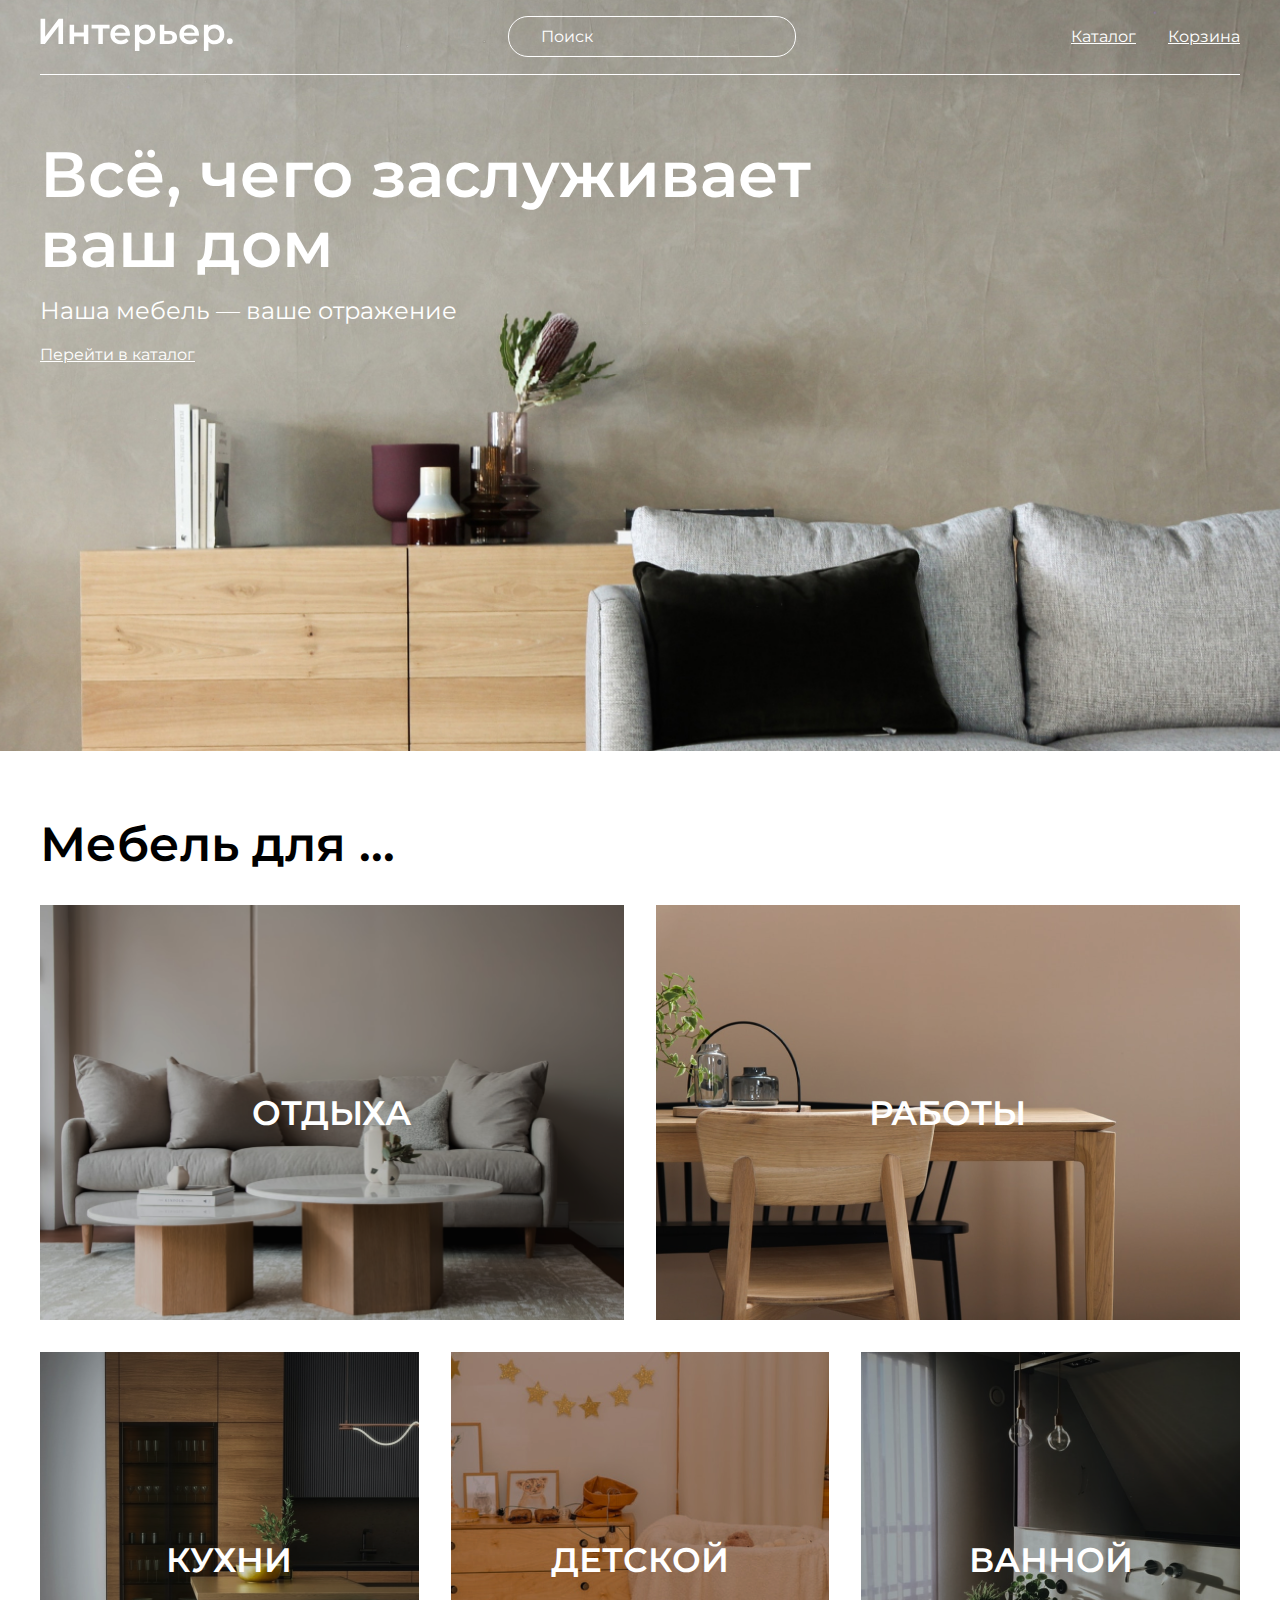
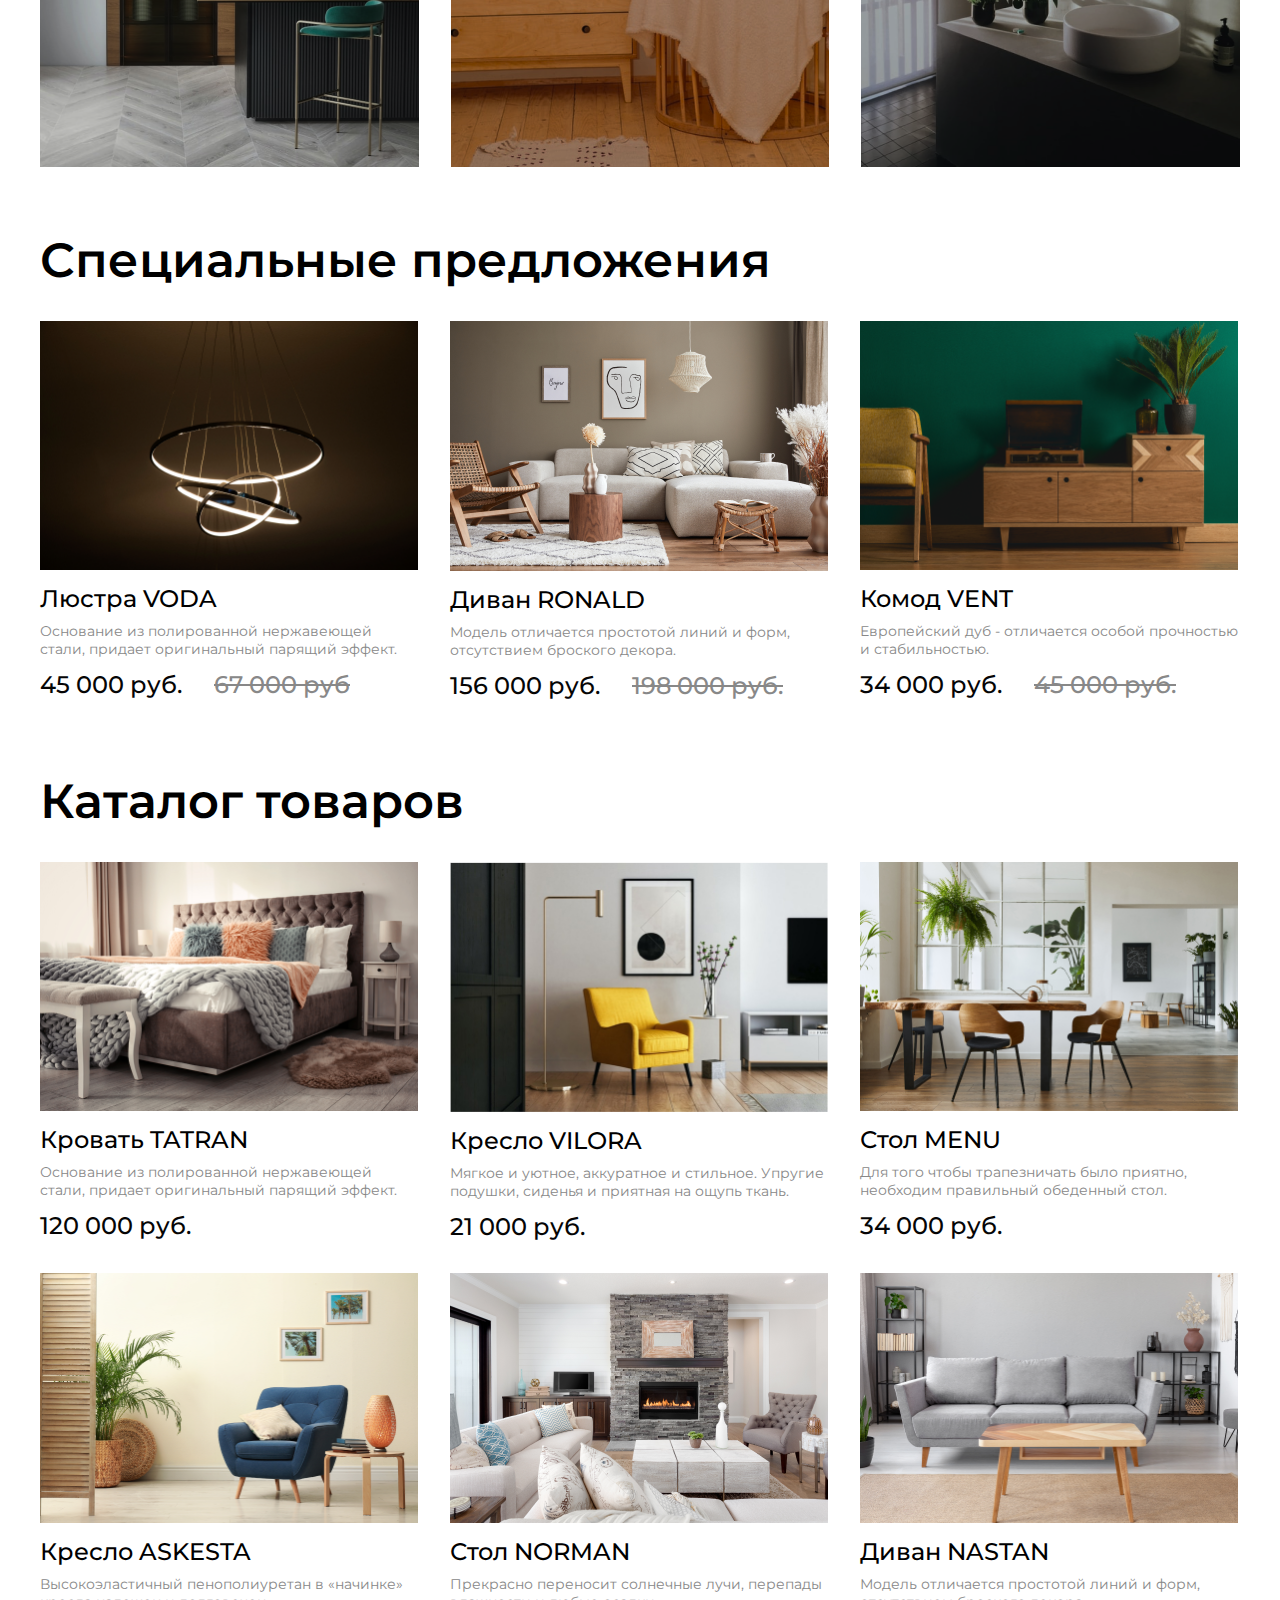
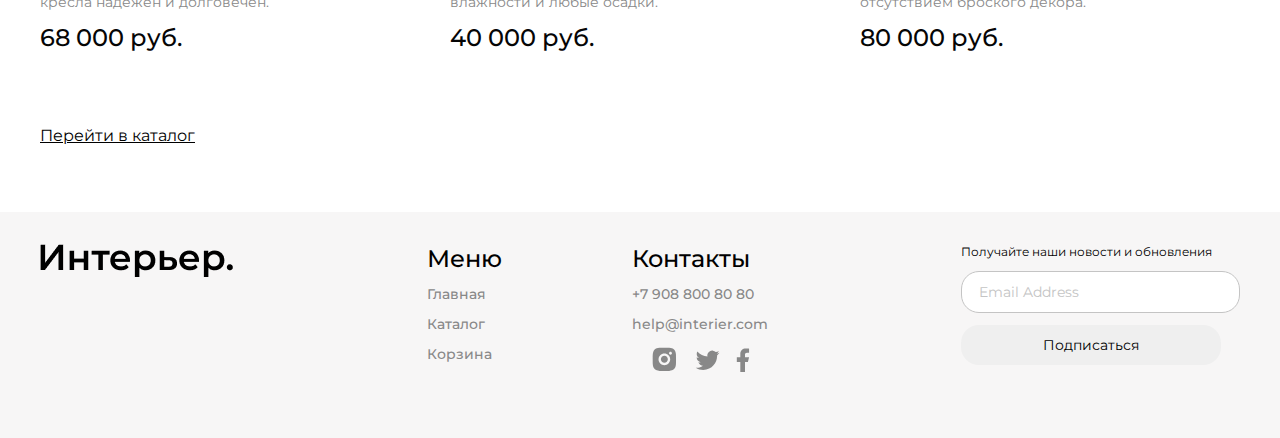
<file: index.html>
<!DOCTYPE html>
<html lang="ru">
<head>
    <link rel="stylesheet" href="style.css">
    <meta charset="UTF-8">
    <meta name="viewport" content="width=device-width, initial-scale=1.0">
    <title>General</title>
</head>
<body>
    <div class="top center">
        <header class="header">
            <link rel="preconnect" href="https://fonts.googleapis.com">
            <link rel="preconnect" href="https://fonts.gstatic.com" crossorigin>
            <link href="https://fonts.googleapis.com/css2?family=Montserrat:wght@400;500;600&display=swap" rel="stylesheet">
            <a class="logo" href="index.html"><img class="logo_img" src="img/logo.svg" alt="лого"></a>
            <input placeholder="Поиск" class="header_input" type="text">
            <nav class="menu">
                <a href="catalog.html" class="menu">Каталог</a>
                <a href="corzina.html" class="menu">Корзина</a>
            </nav>
            <div class="menu-mob">
                <a href="#">
                    <svg xmlns="http://www.w3.org/2000/svg" width="20" height="19" viewBox="0 0 20 19" fill="none">
                    <g clip-path="url(#clip0_310_614)">
                      <path d="M5.7515 2.99141C4.59282 4.14838 3.91891 5.70363 3.86709 7.34023C3.81528 8.97682 4.38946 10.5716 5.47264 11.7995C6.55581 13.0275 8.06645 13.7962 9.69672 13.9491C11.2973 14.0991 12.8949 13.6444 14.1757 12.6766L17.5069 16.0085L17.5069 16.0085C17.5897 16.0914 17.6881 16.1571 17.7963 16.2019C17.9046 16.2468 18.0206 16.2698 18.1377 16.2698C18.2549 16.2698 18.3709 16.2468 18.4791 16.2019C18.5873 16.1571 18.6857 16.0914 18.7685 16.0085C18.8514 15.9257 18.9171 15.8274 18.9619 15.7191C19.0068 15.6109 19.0298 15.4949 19.0298 15.3777C19.0298 15.2606 19.0068 15.1446 18.9619 15.0363C18.9171 14.9281 18.8514 14.8298 18.7685 14.7469L18.7685 14.7469L15.4368 11.416C16.4021 10.135 16.8547 8.53846 16.7038 6.93943C16.5501 5.31054 15.7816 3.80139 14.5547 2.719C13.3277 1.63662 11.7345 1.06232 10.0992 1.11292C8.46381 1.16352 6.90917 1.83523 5.7515 2.99141ZM5.7515 2.99141L5.82216 3.06217L5.7515 2.99141ZM13.5895 4.25366C14.0271 4.68416 14.3751 5.19703 14.6135 5.76269C14.8518 6.32835 14.9758 6.93561 14.9783 7.54944C14.9808 8.16327 14.8618 8.77152 14.628 9.3391C14.3943 9.90669 14.0505 10.4224 13.6164 10.8564C13.1824 11.2905 12.6667 11.6343 12.0991 11.868C11.5315 12.1018 10.9233 12.2208 10.3094 12.2183C9.6956 12.2158 9.08834 12.0918 8.52268 11.8535C7.95702 11.6151 7.44415 11.2671 7.01365 10.8295C6.15334 9.95509 5.67341 8.77613 5.6784 7.54944C5.6834 6.32275 6.17291 5.14773 7.04032 4.28033C7.90772 3.41292 9.08274 2.92341 10.3094 2.91841C11.5361 2.91342 12.7151 3.39335 13.5895 4.25366Z" fill="white" stroke="white" stroke-width="0.2"/>
                    </g>
                    <defs>
                      <clipPath id="clip0_310_614">
                        <rect width="19" height="19" fill="white" transform="translate(0.800537)"/>
                      </clipPath>
                    </defs>
                </svg>
                </a>
                <a href="catalog.html">
                    <svg xmlns="http://www.w3.org/2000/svg" width="20" height="21" viewBox="0 0 20 21" fill="none">
                        <rect x="0.800537" y="0.900024" width="4.57143" height="4.57143" fill="white"/>
                        <rect x="0.800537" y="8.21436" width="4.57143" height="4.57143" fill="white"/>
                        <rect x="0.800537" y="15.5286" width="4.57143" height="4.57143" fill="white"/>
                        <rect x="8.11401" y="8.21436" width="4.57143" height="4.57143" fill="white"/>
                        <rect x="8.11401" y="15.5286" width="4.57143" height="4.57143" fill="white"/>
                        <rect x="8.11401" y="0.900024" width="4.57143" height="4.57143" fill="white"/>
                        <rect x="15.4285" y="8.21436" width="4.57143" height="4.57143" fill="white"/>
                        <rect x="15.4285" y="15.5286" width="4.57143" height="4.57143" fill="white"/>
                        <rect x="15.4285" y="0.900024" width="4.57143" height="4.57143" fill="white"/>
                      </svg>
                </a>
                <a href="corzina.html">
                    <svg xmlns="http://www.w3.org/2000/svg" width="25" height="25" viewBox="0 0 25 25" fill="none">
                        <path d="M14.5834 20.8333C15.1359 20.8333 15.6658 20.6138 16.0566 20.2231C16.4473 19.8324 16.6667 19.3025 16.6667 18.75C16.6667 18.1974 16.4473 17.6675 16.0566 17.2768C15.6658 16.8861 15.1359 16.6666 14.5834 16.6666C14.0309 16.6666 13.501 16.8861 13.1103 17.2768C12.7196 17.6675 12.5001 18.1974 12.5001 18.75C12.5001 19.3025 12.7196 19.8324 13.1103 20.2231C13.501 20.6138 14.0309 20.8333 14.5834 20.8333ZM7.29174 20.8333C7.84428 20.8333 8.37418 20.6138 8.76488 20.2231C9.15558 19.8324 9.37508 19.3025 9.37508 18.75C9.37508 18.1974 9.15558 17.6675 8.76488 17.2768C8.37418 16.8861 7.84428 16.6666 7.29174 16.6666C6.73921 16.6666 6.20931 16.8861 5.81861 17.2768C5.4279 17.6675 5.20841 18.1974 5.20841 18.75C5.20841 19.3025 5.4279 19.8324 5.81861 20.2231C6.20931 20.6138 6.73921 20.8333 7.29174 20.8333ZM20.873 6.16975C21.133 6.16136 21.3796 6.05217 21.5606 5.86525C21.7416 5.67834 21.8428 5.42836 21.8428 5.16819C21.8428 4.90801 21.7416 4.65804 21.5606 4.47112C21.3796 4.28421 21.133 4.17501 20.873 4.16663H19.674C18.7345 4.16663 17.922 4.81871 17.7178 5.73538L16.4126 11.6125C16.2084 12.5291 15.3959 13.1812 14.4563 13.1812H6.63133L5.12924 7.17079H14.8636C15.1212 7.15904 15.3644 7.04844 15.5425 6.86199C15.7206 6.67555 15.82 6.42761 15.82 6.16975C15.82 5.91189 15.7206 5.66395 15.5425 5.47751C15.3644 5.29106 15.1212 5.18046 14.8636 5.16871H5.12924C4.82473 5.16862 4.5242 5.23796 4.25051 5.37145C3.97682 5.50495 3.73716 5.69909 3.54976 5.93911C3.36236 6.17913 3.23215 6.45872 3.16903 6.75662C3.10591 7.05452 3.11154 7.36289 3.1855 7.65829L4.68758 13.6666C4.79586 14.1002 5.046 14.485 5.39821 14.7601C5.75042 15.0351 6.18447 15.1844 6.63133 15.1843H14.4563C15.368 15.1845 16.2524 14.8736 16.9636 14.3032C17.6748 13.7327 18.1701 12.9368 18.3678 12.0468L19.674 6.16975H20.873Z" fill="white"/>
                      </svg>
                </a>
            </div>
        </header>
        <div>
            <h1 class="title">Всё, чего заслуживает ваш дом</h1>
            <p class="subtitle">Наша мебель — ваше отражение</p>
            <a href="catalog.html" class="catalog">Перейти в каталог</a>
        </div>
    </div>
    <div class="for-box center">
        <h2 class="title2">Мебель для ...</h2>
        <div class="for">
            <div class="for_item for_item_1 for_item_big">ОТДЫХА</div>
            <div class="for_item for_item_2 for_item_big">РАБОТЫ</div>
            <div class="for_item for_item_3">КУХНИ</div>
            <div class="for_item for_item_4">ДЕТСКОЙ</div>
            <div class="for_item for_item_5">ВАННОЙ</div>
        </div>
    </div>
        <div class="product_box center">
            <h2 class="title2">Специальные предложения</h2>
            <div class="product_content">
                <div class="product">
                    <img src="img/chandelier.png" class="product_img" alt="продукт">
                    <h3 class="product_name">Люстра VODA</h3>
                    <p class="product_description">Основание из полированной нержавеющей стали, придает оригинальный парящий эффект.</p>
                    <div class="product_box_price">
                        <p class="price">45 000 руб.</p>
                        <p class="price2">67 000 руб</p>
                    </div>
                </div>
                <div class="product">
                    <img src="img/sofa.png" class="product_img" alt="продукт">
                    <h3 class="product_name">Диван RONALD</h3>
                    <p class="product_description">Модель отличается простотой линий и форм, отсутствием броского декора.</p>
                    <div class="product_box_price">
                        <p class="price">156 000 руб.</p>
                        <p class="price2">198 000 руб.</p>
                    </div>
                </div>
                <div class="product">
                    <img src="img/chest.png" class="product_img" alt="продукт">
                    <h3 class="product_name">Комод VENT</h3>
                    <p class="product_description">Европейский дуб - отличается особой прочностью и стабильностью.</p>
                    <div class="product_box_price">
                        <p class="price">34 000 руб.</p>
                        <p class="price2">45 000 руб.</p>
                    </div>
                </div>
            </div>
        </div>
        <div class="product_box center">
            <h2 class="title2">Каталог товаров</h2>
            <div class="product_content">
                <div class="product">
                    <img src="img/bed.png" class="product_img" alt="продукт">
                    <h3 class="product_name">Кровать TATRAN</h3>
                    <p class="product_description">Основание из полированной нержавеющей стали, придает оригинальный парящий эффект.</p>
                    <p class="price">120 000 руб.</p>
                </div>
                <div class="product">
                    <img src="img/product1.jpg" class="product_img" alt="продукт">
                    <h3 class="product_name">Кресло VILORA</h3>
                    <p class="product_description">Мягкое и уютное, аккуратное и стильное. Упругие подушки, сиденья и приятная на ощупь ткань.</p>
                    <p class="price">21 000 руб.</p>
                </div>
                <div class="product">
                    <img src="img/table.png" class="product_img" alt="продукт">
                    <h3 class="product_name">Стол MENU</h3>
                    <p class="product_description">Для того чтобы трапезничать было приятно, необходим правильный обеденный стол.</p>
                    <p class="price">34 000 руб.</p>
                </div>
                <div class="product">
                    <img src="img/armchair.png" class="product_img" alt="продукт">
                    <h3 class="product_name">Кресло ASKESTA</h3>
                    <p class="product_description">Высокоэластичный пенополиуретан в «начинке» кресла надежен и долговечен.</p>
                    <p class="price">68 000 руб.</p>
                </div>
                <div class="product">
                    <img src="img/table2.png" class="product_img" alt="продукт">
                    <h3 class="product_name">Стол NORMAN</h3>
                    <p class="product_description">Прекрасно переносит солнечные лучи, перепады влажности и любые осадки.</p>
                    <p class="price">40 000 руб.</p>
                </div>
                <div class="product">
                    <img src="img/sofa2.png" class="product_img" alt="продукт">
                    <h3 class="product_name">Диван NASTAN</h3>
                    <p class="product_description">Модель отличается простотой линий и форм, отсутствием броского декора. </p>
                    <p class="price">80 000 руб.</p>
                </div>
            </div>
            <a href="catalog.html" class="catalog2">Перейти в каталог</a>
        </div>
    <footer>
        <div class="footer center">
            <a class="logo2" href="index.html"><img src="img/logo2.png" alt="лого"></a>
            <div class="menu_contacts">
                <div class="menu_footer">
                    <h4 class="footer_menu">Меню</h4>
                    <div class="links_footer">
                        <a href="index.html" class="menufooter">Главная</a>
                        <a href="catalog.html" class="menufooter">Каталог</a>
                        <a href="corzina.html" class="menufooter">Корзина</a>
                    </div>
                </div>
                <div class="contacts_footer">
                    <h4 class="footer_menu">Контакты</h4>
                    <div class="links_footer">
                        <a href="+79088008080" class="menufooter">+7 908 800 80 80</a>
                        <a href="help@interier.com" class="menufooter">help@interier.com</a>
                        <div class="links_logos">
                            <a href="https://www.instagram.com"><img src="img/inst.svg" alt="инстаграм"></a>
                            <a href="https://about.x.com/"><img src="img/twitter.svg" alt="твиттер"></a> 
                            <a href="http://facebook.com/"><img src="img/facebook.svg" alt="фейсбук"></a>
                        </div>
                    </div>
                </div>
            </div>
            <div class="form_footer">
                <p class="mailing">Получайте наши новости и обновления</p>
                <input type="email" class="input_footer" id="input__footer" placeholder="Email Address">
                <button class="button">Подписаться</button>
            </div>
        </div>
    </footer> 
</body>
</html>
</file>
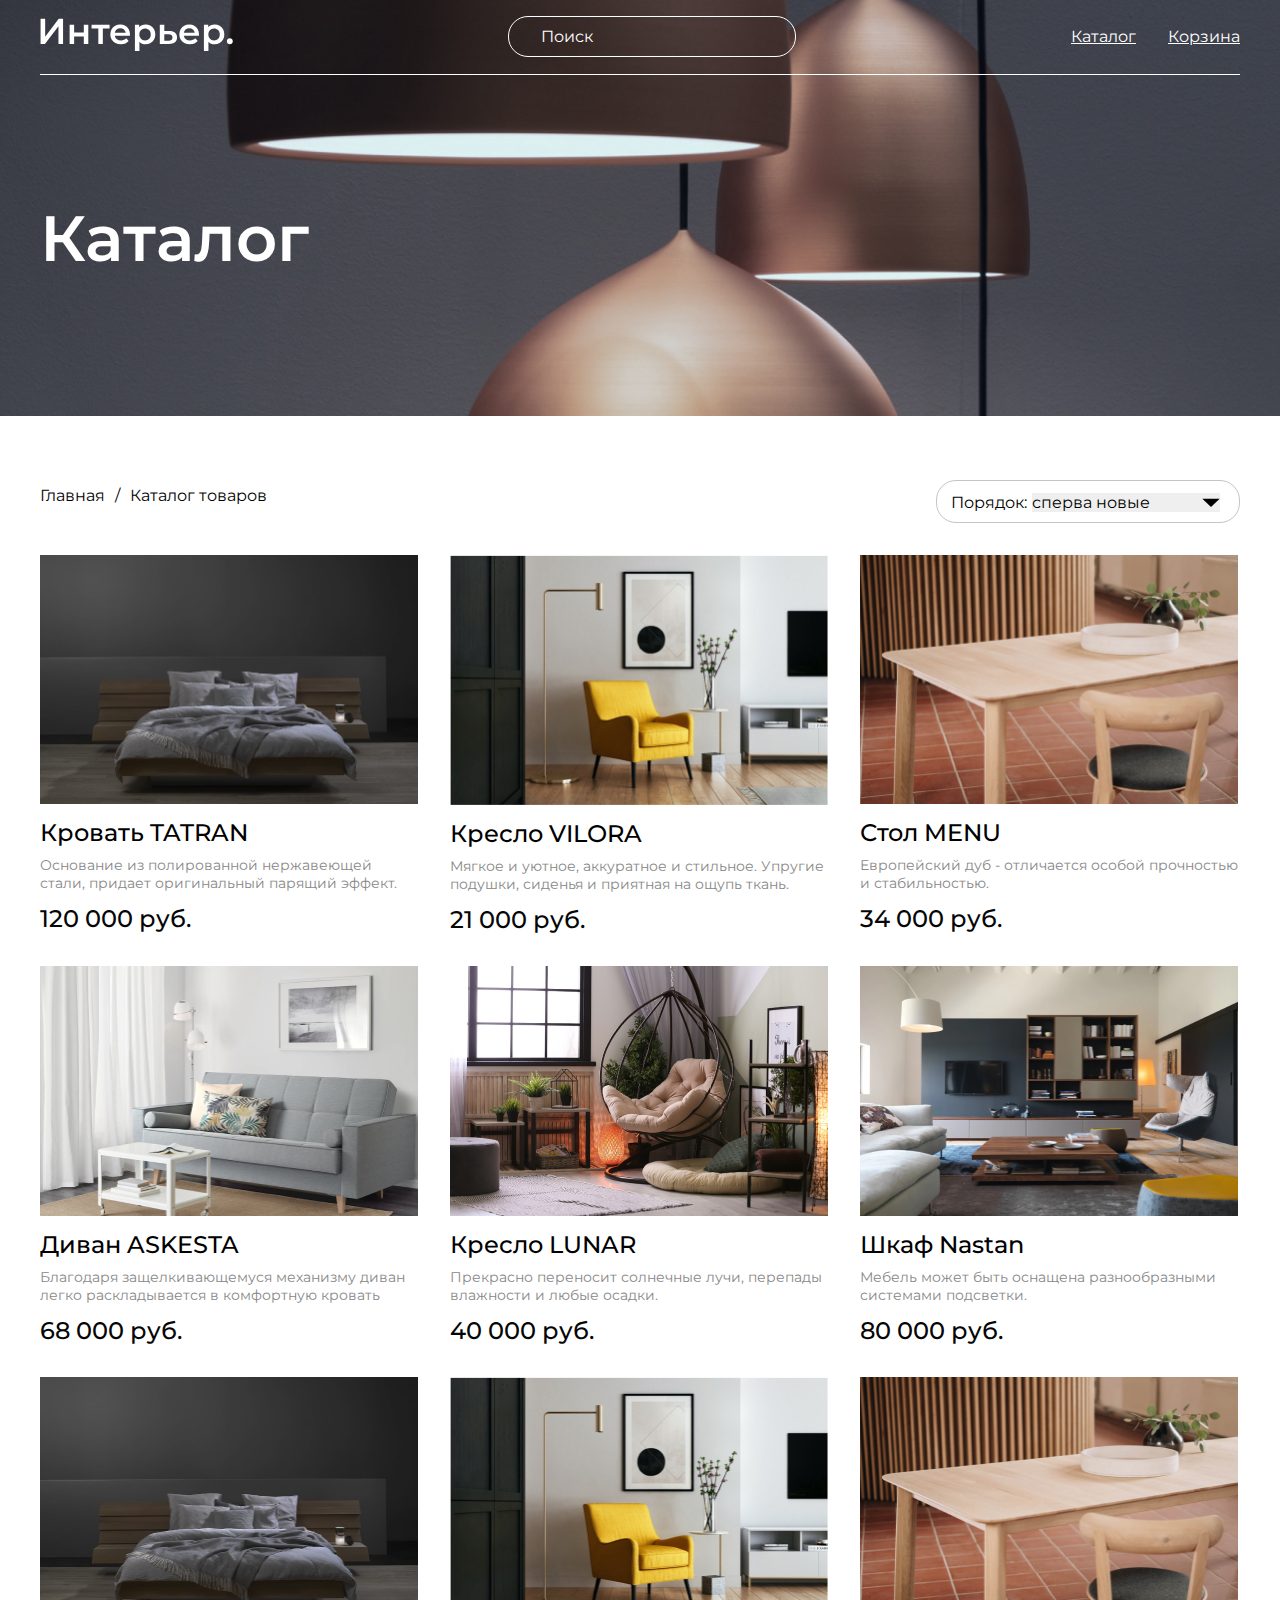
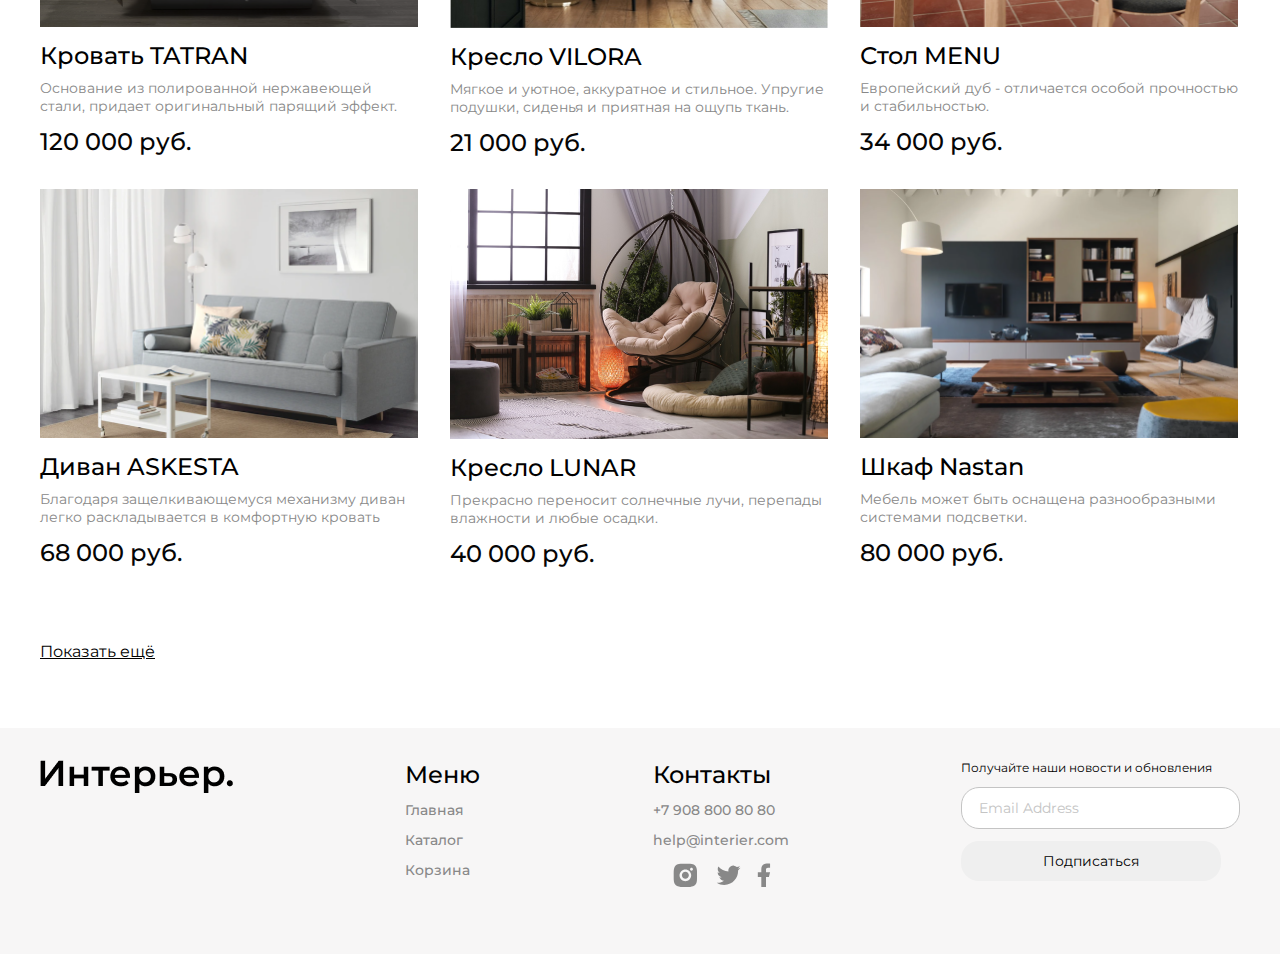
<file: catalog.html>
<!DOCTYPE html>
<html lang="ru">
<head>
    <link rel="stylesheet" href="style.css">
    <meta charset="UTF-8">
    <meta name="viewport" content="width=device-width, initial-scale=1.0">
    <title>Catalog</title>
</head>
<body>
    <div class="top_catalog center">
        <header class="header">
            <link rel="preconnect" href="https://fonts.googleapis.com">
            <link rel="preconnect" href="https://fonts.gstatic.com" crossorigin>
            <link href="https://fonts.googleapis.com/css2?family=Montserrat:wght@400;500;600&display=swap" rel="stylesheet">
            <a class="logo" href="index.html"><img class="logo_img" src="img/logo.svg" alt="лого"></a>
            <input placeholder="Поиск" class="header_input" type="text">
            <nav class="menu">
                <a href="catalog.html" class="menu">Каталог</a>
                <a href="corzina.html" class="menu">Корзина</a>
            </nav>
            <div class="menu-mob">
                <a href="#">
                    <svg xmlns="http://www.w3.org/2000/svg" width="20" height="19" viewBox="0 0 20 19" fill="none">
                    <g clip-path="url(#clip0_310_614)">
                      <path d="M5.7515 2.99141C4.59282 4.14838 3.91891 5.70363 3.86709 7.34023C3.81528 8.97682 4.38946 10.5716 5.47264 11.7995C6.55581 13.0275 8.06645 13.7962 9.69672 13.9491C11.2973 14.0991 12.8949 13.6444 14.1757 12.6766L17.5069 16.0085L17.5069 16.0085C17.5897 16.0914 17.6881 16.1571 17.7963 16.2019C17.9046 16.2468 18.0206 16.2698 18.1377 16.2698C18.2549 16.2698 18.3709 16.2468 18.4791 16.2019C18.5873 16.1571 18.6857 16.0914 18.7685 16.0085C18.8514 15.9257 18.9171 15.8274 18.9619 15.7191C19.0068 15.6109 19.0298 15.4949 19.0298 15.3777C19.0298 15.2606 19.0068 15.1446 18.9619 15.0363C18.9171 14.9281 18.8514 14.8298 18.7685 14.7469L18.7685 14.7469L15.4368 11.416C16.4021 10.135 16.8547 8.53846 16.7038 6.93943C16.5501 5.31054 15.7816 3.80139 14.5547 2.719C13.3277 1.63662 11.7345 1.06232 10.0992 1.11292C8.46381 1.16352 6.90917 1.83523 5.7515 2.99141ZM5.7515 2.99141L5.82216 3.06217L5.7515 2.99141ZM13.5895 4.25366C14.0271 4.68416 14.3751 5.19703 14.6135 5.76269C14.8518 6.32835 14.9758 6.93561 14.9783 7.54944C14.9808 8.16327 14.8618 8.77152 14.628 9.3391C14.3943 9.90669 14.0505 10.4224 13.6164 10.8564C13.1824 11.2905 12.6667 11.6343 12.0991 11.868C11.5315 12.1018 10.9233 12.2208 10.3094 12.2183C9.6956 12.2158 9.08834 12.0918 8.52268 11.8535C7.95702 11.6151 7.44415 11.2671 7.01365 10.8295C6.15334 9.95509 5.67341 8.77613 5.6784 7.54944C5.6834 6.32275 6.17291 5.14773 7.04032 4.28033C7.90772 3.41292 9.08274 2.92341 10.3094 2.91841C11.5361 2.91342 12.7151 3.39335 13.5895 4.25366Z" fill="white" stroke="white" stroke-width="0.2"/>
                    </g>
                    <defs>
                      <clipPath id="clip0_310_614">
                        <rect width="19" height="19" fill="white" transform="translate(0.800537)"/>
                      </clipPath>
                    </defs>
                </svg>
                </a>
                <a href="catalog.html">
                    <svg xmlns="http://www.w3.org/2000/svg" width="20" height="21" viewBox="0 0 20 21" fill="none">
                        <rect x="0.800537" y="0.900024" width="4.57143" height="4.57143" fill="white"/>
                        <rect x="0.800537" y="8.21436" width="4.57143" height="4.57143" fill="white"/>
                        <rect x="0.800537" y="15.5286" width="4.57143" height="4.57143" fill="white"/>
                        <rect x="8.11401" y="8.21436" width="4.57143" height="4.57143" fill="white"/>
                        <rect x="8.11401" y="15.5286" width="4.57143" height="4.57143" fill="white"/>
                        <rect x="8.11401" y="0.900024" width="4.57143" height="4.57143" fill="white"/>
                        <rect x="15.4285" y="8.21436" width="4.57143" height="4.57143" fill="white"/>
                        <rect x="15.4285" y="15.5286" width="4.57143" height="4.57143" fill="white"/>
                        <rect x="15.4285" y="0.900024" width="4.57143" height="4.57143" fill="white"/>
                      </svg>
                </a>
                <a href="corzina.html">
                    <svg xmlns="http://www.w3.org/2000/svg" width="25" height="25" viewBox="0 0 25 25" fill="none">
                        <path d="M14.5834 20.8333C15.1359 20.8333 15.6658 20.6138 16.0566 20.2231C16.4473 19.8324 16.6667 19.3025 16.6667 18.75C16.6667 18.1974 16.4473 17.6675 16.0566 17.2768C15.6658 16.8861 15.1359 16.6666 14.5834 16.6666C14.0309 16.6666 13.501 16.8861 13.1103 17.2768C12.7196 17.6675 12.5001 18.1974 12.5001 18.75C12.5001 19.3025 12.7196 19.8324 13.1103 20.2231C13.501 20.6138 14.0309 20.8333 14.5834 20.8333ZM7.29174 20.8333C7.84428 20.8333 8.37418 20.6138 8.76488 20.2231C9.15558 19.8324 9.37508 19.3025 9.37508 18.75C9.37508 18.1974 9.15558 17.6675 8.76488 17.2768C8.37418 16.8861 7.84428 16.6666 7.29174 16.6666C6.73921 16.6666 6.20931 16.8861 5.81861 17.2768C5.4279 17.6675 5.20841 18.1974 5.20841 18.75C5.20841 19.3025 5.4279 19.8324 5.81861 20.2231C6.20931 20.6138 6.73921 20.8333 7.29174 20.8333ZM20.873 6.16975C21.133 6.16136 21.3796 6.05217 21.5606 5.86525C21.7416 5.67834 21.8428 5.42836 21.8428 5.16819C21.8428 4.90801 21.7416 4.65804 21.5606 4.47112C21.3796 4.28421 21.133 4.17501 20.873 4.16663H19.674C18.7345 4.16663 17.922 4.81871 17.7178 5.73538L16.4126 11.6125C16.2084 12.5291 15.3959 13.1812 14.4563 13.1812H6.63133L5.12924 7.17079H14.8636C15.1212 7.15904 15.3644 7.04844 15.5425 6.86199C15.7206 6.67555 15.82 6.42761 15.82 6.16975C15.82 5.91189 15.7206 5.66395 15.5425 5.47751C15.3644 5.29106 15.1212 5.18046 14.8636 5.16871H5.12924C4.82473 5.16862 4.5242 5.23796 4.25051 5.37145C3.97682 5.50495 3.73716 5.69909 3.54976 5.93911C3.36236 6.17913 3.23215 6.45872 3.16903 6.75662C3.10591 7.05452 3.11154 7.36289 3.1855 7.65829L4.68758 13.6666C4.79586 14.1002 5.046 14.485 5.39821 14.7601C5.75042 15.0351 6.18447 15.1844 6.63133 15.1843H14.4563C15.368 15.1845 16.2524 14.8736 16.9636 14.3032C17.6748 13.7327 18.1701 12.9368 18.3678 12.0468L19.674 6.16975H20.873Z" fill="white"/>
                      </svg>
                </a>
            </div>
        </header>
        <section>
            <h1 class="title_catalog">Каталог</h1>
        </section>
    </div>
    <section>
        <div class="product_box center">
            <div class="page_catalog">
                <div class="page">
                    <p class="page_text">Главная</p>
                    <p class="page_text">/</p>
                    <p class="page_text">Каталог товаров</p>
                </div>
                <p class="ordershop">Порядок:
                    <select name="order" class="select_order" id="order">
                        <option value="option 1">сперва новые</option>
                        <option value="option 1">сперва старые</option>
                        <option value="option 1">сперва дешёвые</option>
                        <option value="option 1">сперва дорогие</option>
                    </select>
                </p>
            </div>
            <div class="product_content">
                <div class="product">
                    <img src="img/bedcatalog.png" class="product_img" alt="продукт">
                    <h3 class="product_name">Кровать TATRAN</h3>
                    <p class="product_description">Основание из полированной нержавеющей стали, придает оригинальный парящий эффект.</p>
                    <p class="price">120 000 руб.</p>
                </div>
                <div class="product">
                    <img src="img/product1.jpg" class="product_img" alt="продукт">
                    <h3 class="product_name">Кресло VILORA</h3>
                    <p class="product_description">Мягкое и уютное, аккуратное и стильное. Упругие подушки, сиденья и приятная на ощупь ткань.</p>
                    <p class="price">21 000 руб.</p>
                </div>
                <div class="product">
                    <img src="img/tablecatalog.png" class="product_img" alt="продукт">
                    <h3 class="product_name">Стол MENU</h3>
                    <p class="product_description">Европейский дуб - отличается особой прочностью и стабильностью.</p>
                    <p class="price">34 000 руб.</p>
                </div>
                <div class="product">
                    <img src="img/sofacatalog.png" class="product_img" alt="продукт">
                    <h3 class="product_name">Диван ASKESTA</h3>
                    <p class="product_description">Благодаря защелкивающемуся механизму диван легко раскладывается в комфортную кровать</p>
                    <p class="price">68 000 руб.</p>
                </div>
                <div class="product">
                    <img src="img/armchaircatalog.png" class="product_img" alt="продукт">
                    <h3 class="product_name">Кресло LUNAR</h3>
                    <p class="product_description">Прекрасно переносит солнечные лучи, перепады влажности и любые осадки.</p>
                    <p class="price">40 000 руб.</p>
                </div>
                <div class="product">
                    <img src="img/wardrobe.png" class="product_img" alt="продукт">
                    <h3 class="product_name">Шкаф Nastan</h3>
                    <p class="product_description">Мебель может быть оснащена разнообразными системами подсветки.</p>
                    <p class="price">80 000 руб.</p>
                </div>
                <h4 class="catalog-catalog">Каталог товаров</h4>
                <div class="product">
                    <img src="img/bedcatalog.png" class="product_img" alt="продукт">
                    <h3 class="product_name">Кровать TATRAN</h3>
                    <p class="product_description">Основание из полированной нержавеющей стали, придает оригинальный парящий эффект.</p>
                    <p class="price">120 000 руб.</p>
                </div>
                <div class="product">
                    <img src="img/product1.jpg" class="product_img" alt="продукт">
                    <h3 class="product_name">Кресло VILORA</h3>
                    <p class="product_description">Мягкое и уютное, аккуратное и стильное. Упругие подушки, сиденья и приятная на ощупь ткань.</p>
                    <p class="price">21 000 руб.</p>
                </div>
                <div class="product">
                    <img src="img/tablecatalog.png" class="product_img" alt="продукт">
                    <h3 class="product_name">Стол MENU</h3>
                    <p class="product_description">Европейский дуб - отличается особой прочностью и стабильностью.</p>
                    <p class="price">34 000 руб.</p>
                </div>
                <div class="product">
                    <img src="img/sofacatalog.png" class="product_img" alt="продукт">
                    <h3 class="product_name">Диван ASKESTA</h3>
                    <p class="product_description">Благодаря защелкивающемуся механизму диван легко раскладывается в комфортную кровать</p>
                    <p class="price">68 000 руб.</p>
                </div>
                <div class="product">
                    <img src="img/armchaircatalog.png" class="product_img" alt="продукт">
                    <h3 class="product_name">Кресло LUNAR</h3>
                    <p class="product_description">Прекрасно переносит солнечные лучи, перепады влажности и любые осадки.</p>
                    <p class="price">40 000 руб.</p>
                </div>
                <div class="product">
                    <img src="img/wardrobe.png" class="product_img" alt="продукт">
                    <h3 class="product_name">Шкаф Nastan</h3>
                    <p class="product_description">Мебель может быть оснащена разнообразными системами подсветки.</p>
                    <p class="price">80 000 руб.</p>
                </div>
            </div>
            <a href="catalog.html" class="catalog2">Показать ещё</a>
        </div>
    </section>
    <footer>
        <div class="footer center">
            <a class="logo2" href="index.html"><img src="img/logo2.png" alt="лого"></a>
            <div class="menu_footer">
                <h4 class="footer_menu">Меню</h4>
                <div class="links_footer">
                    <a href="index.html" class="menufooter">Главная</a>
                    <a href="catalog.html" class="menufooter">Каталог</a>
                    <a href="corzina.html" class="menufooter">Корзина</a>
                </div>
            </div>
            <div class="contacts_footer">
                <h4 class="footer_menu">Контакты</h4>
                <div class="links_footer">
                    <a href="+79088008080" class="menufooter">+7 908 800 80 80</a>
                    <a href="help@interier.com" class="menufooter">help@interier.com</a>
                    <div class="links_logos">
                        <a href="https://www.instagram.com"><img src="img/inst.svg" alt="инстаграм"></a>
                        <a href="https://about.x.com/"><img src="img/twitter.svg" alt="твиттер"></a> 
                        <a href="http://facebook.com/"><img src="img/facebook.svg" alt="фейсбук"></a>
                    </div>
                </div>
            </div>
            <form class="form_footer" action="#">
                <p class="mailing">Получайте наши новости и обновления</p>
                <input type="email" class="input_footer" id="input__footer" placeholder="Email Address">
                <button class="button">Подписаться</button>
            </form>
        </div>
    </footer> 
</body>
</html>
</file>
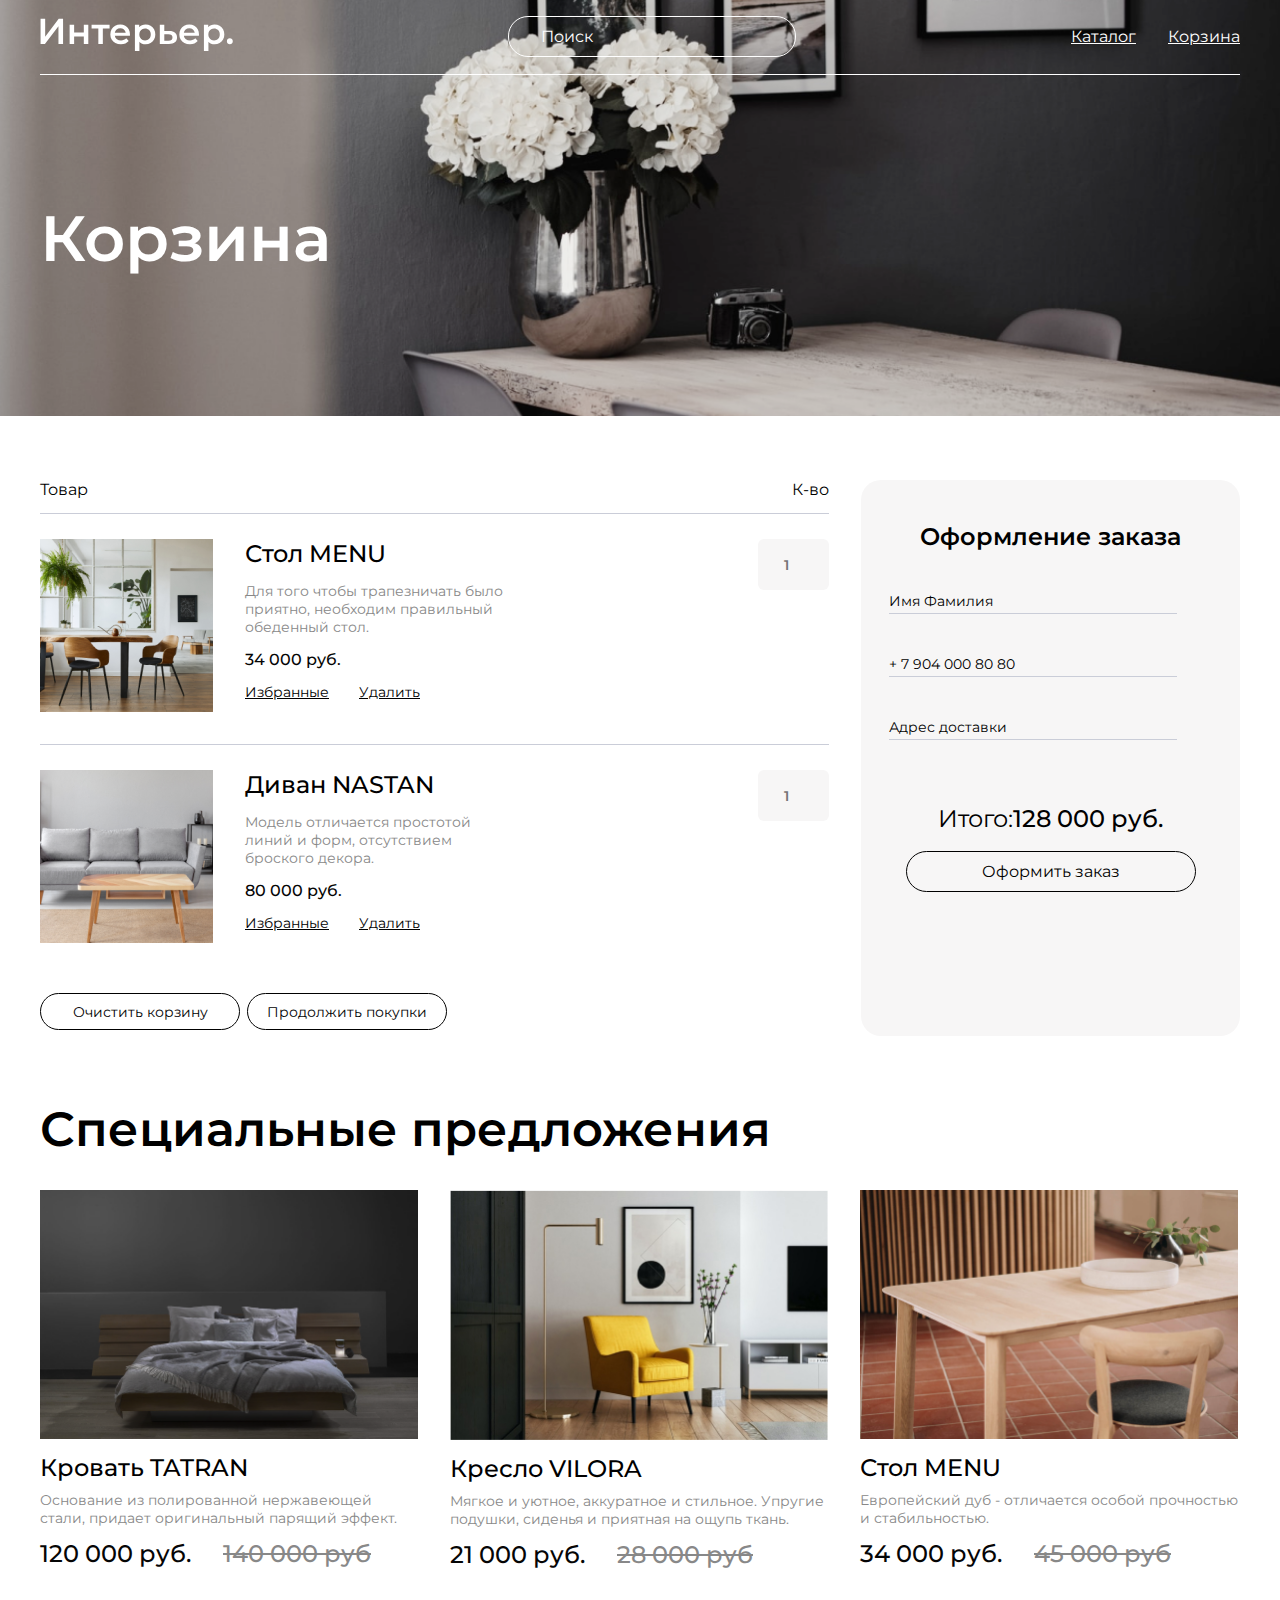
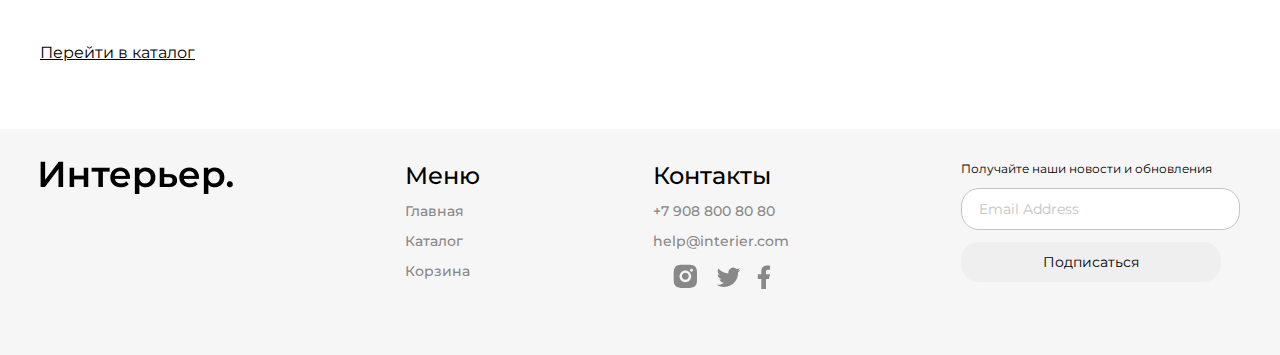
<file: corzina.html>
<!DOCTYPE html>
<html lang="en">
<head>
    <link rel="stylesheet" href="style.css">
    <meta charset="UTF-8">
    <meta name="viewport" content="width=device-width, initial-scale=1.0">
    <title>Document</title>
</head>
<body>
    <div class="top_corzina center">
        <header class="header">
            <link rel="preconnect" href="https://fonts.googleapis.com">
            <link rel="preconnect" href="https://fonts.gstatic.com" crossorigin>
            <link href="https://fonts.googleapis.com/css2?family=Montserrat:wght@400;500;600&display=swap" rel="stylesheet">
            <a class="logo" href="index.html"><img class="logo_img" src="img/logo.svg" alt="лого"></a>
            <input placeholder="Поиск" class="header_input" type="text">
            <nav class="menu">
                <a href="catalog.html" class="menu">Каталог</a>
                <a href="corzina.html" class="menu">Корзина</a>
            </nav>
            <div class="menu-mob">
                <a href="#">
                    <svg xmlns="http://www.w3.org/2000/svg" width="20" height="19" viewBox="0 0 20 19" fill="none">
                    <g clip-path="url(#clip0_310_614)">
                      <path d="M5.7515 2.99141C4.59282 4.14838 3.91891 5.70363 3.86709 7.34023C3.81528 8.97682 4.38946 10.5716 5.47264 11.7995C6.55581 13.0275 8.06645 13.7962 9.69672 13.9491C11.2973 14.0991 12.8949 13.6444 14.1757 12.6766L17.5069 16.0085L17.5069 16.0085C17.5897 16.0914 17.6881 16.1571 17.7963 16.2019C17.9046 16.2468 18.0206 16.2698 18.1377 16.2698C18.2549 16.2698 18.3709 16.2468 18.4791 16.2019C18.5873 16.1571 18.6857 16.0914 18.7685 16.0085C18.8514 15.9257 18.9171 15.8274 18.9619 15.7191C19.0068 15.6109 19.0298 15.4949 19.0298 15.3777C19.0298 15.2606 19.0068 15.1446 18.9619 15.0363C18.9171 14.9281 18.8514 14.8298 18.7685 14.7469L18.7685 14.7469L15.4368 11.416C16.4021 10.135 16.8547 8.53846 16.7038 6.93943C16.5501 5.31054 15.7816 3.80139 14.5547 2.719C13.3277 1.63662 11.7345 1.06232 10.0992 1.11292C8.46381 1.16352 6.90917 1.83523 5.7515 2.99141ZM5.7515 2.99141L5.82216 3.06217L5.7515 2.99141ZM13.5895 4.25366C14.0271 4.68416 14.3751 5.19703 14.6135 5.76269C14.8518 6.32835 14.9758 6.93561 14.9783 7.54944C14.9808 8.16327 14.8618 8.77152 14.628 9.3391C14.3943 9.90669 14.0505 10.4224 13.6164 10.8564C13.1824 11.2905 12.6667 11.6343 12.0991 11.868C11.5315 12.1018 10.9233 12.2208 10.3094 12.2183C9.6956 12.2158 9.08834 12.0918 8.52268 11.8535C7.95702 11.6151 7.44415 11.2671 7.01365 10.8295C6.15334 9.95509 5.67341 8.77613 5.6784 7.54944C5.6834 6.32275 6.17291 5.14773 7.04032 4.28033C7.90772 3.41292 9.08274 2.92341 10.3094 2.91841C11.5361 2.91342 12.7151 3.39335 13.5895 4.25366Z" fill="white" stroke="white" stroke-width="0.2"/>
                    </g>
                    <defs>
                      <clipPath id="clip0_310_614">
                        <rect width="19" height="19" fill="white" transform="translate(0.800537)"/>
                      </clipPath>
                    </defs>
                </svg>
                </a>
                <a href="catalog.html">
                    <svg xmlns="http://www.w3.org/2000/svg" width="20" height="21" viewBox="0 0 20 21" fill="none">
                        <rect x="0.800537" y="0.900024" width="4.57143" height="4.57143" fill="white"/>
                        <rect x="0.800537" y="8.21436" width="4.57143" height="4.57143" fill="white"/>
                        <rect x="0.800537" y="15.5286" width="4.57143" height="4.57143" fill="white"/>
                        <rect x="8.11401" y="8.21436" width="4.57143" height="4.57143" fill="white"/>
                        <rect x="8.11401" y="15.5286" width="4.57143" height="4.57143" fill="white"/>
                        <rect x="8.11401" y="0.900024" width="4.57143" height="4.57143" fill="white"/>
                        <rect x="15.4285" y="8.21436" width="4.57143" height="4.57143" fill="white"/>
                        <rect x="15.4285" y="15.5286" width="4.57143" height="4.57143" fill="white"/>
                        <rect x="15.4285" y="0.900024" width="4.57143" height="4.57143" fill="white"/>
                      </svg>
                </a>
                <a href="corzina.html">
                    <svg xmlns="http://www.w3.org/2000/svg" width="25" height="25" viewBox="0 0 25 25" fill="none">
                        <path d="M14.5834 20.8333C15.1359 20.8333 15.6658 20.6138 16.0566 20.2231C16.4473 19.8324 16.6667 19.3025 16.6667 18.75C16.6667 18.1974 16.4473 17.6675 16.0566 17.2768C15.6658 16.8861 15.1359 16.6666 14.5834 16.6666C14.0309 16.6666 13.501 16.8861 13.1103 17.2768C12.7196 17.6675 12.5001 18.1974 12.5001 18.75C12.5001 19.3025 12.7196 19.8324 13.1103 20.2231C13.501 20.6138 14.0309 20.8333 14.5834 20.8333ZM7.29174 20.8333C7.84428 20.8333 8.37418 20.6138 8.76488 20.2231C9.15558 19.8324 9.37508 19.3025 9.37508 18.75C9.37508 18.1974 9.15558 17.6675 8.76488 17.2768C8.37418 16.8861 7.84428 16.6666 7.29174 16.6666C6.73921 16.6666 6.20931 16.8861 5.81861 17.2768C5.4279 17.6675 5.20841 18.1974 5.20841 18.75C5.20841 19.3025 5.4279 19.8324 5.81861 20.2231C6.20931 20.6138 6.73921 20.8333 7.29174 20.8333ZM20.873 6.16975C21.133 6.16136 21.3796 6.05217 21.5606 5.86525C21.7416 5.67834 21.8428 5.42836 21.8428 5.16819C21.8428 4.90801 21.7416 4.65804 21.5606 4.47112C21.3796 4.28421 21.133 4.17501 20.873 4.16663H19.674C18.7345 4.16663 17.922 4.81871 17.7178 5.73538L16.4126 11.6125C16.2084 12.5291 15.3959 13.1812 14.4563 13.1812H6.63133L5.12924 7.17079H14.8636C15.1212 7.15904 15.3644 7.04844 15.5425 6.86199C15.7206 6.67555 15.82 6.42761 15.82 6.16975C15.82 5.91189 15.7206 5.66395 15.5425 5.47751C15.3644 5.29106 15.1212 5.18046 14.8636 5.16871H5.12924C4.82473 5.16862 4.5242 5.23796 4.25051 5.37145C3.97682 5.50495 3.73716 5.69909 3.54976 5.93911C3.36236 6.17913 3.23215 6.45872 3.16903 6.75662C3.10591 7.05452 3.11154 7.36289 3.1855 7.65829L4.68758 13.6666C4.79586 14.1002 5.046 14.485 5.39821 14.7601C5.75042 15.0351 6.18447 15.1844 6.63133 15.1843H14.4563C15.368 15.1845 16.2524 14.8736 16.9636 14.3032C17.6748 13.7327 18.1701 12.9368 18.3678 12.0468L19.674 6.16975H20.873Z" fill="white"/>
                      </svg>
                </a>
            </div>
        </header>
        <section>
            <h1 class="title_catalog">Корзина</h1>
        </section>
    </div>
    <div class="cart center">
        <div class="cart__content">
            <div class="cart__name-box">
                <p>Товар</p>
                <p>К-во</p>
            </div>
            <div class="cart__item">
                <div class="cart__left">
                    <img src="img/info_table.png" class="cart__img" alt="">
                    <div class="cart__info">
                        <h4 class="h4_corzina">Стол MENU</h4>
                        <p class="text_h4_corzina">Для того чтобы трапезничать было приятно, необходим правильный обеденный стол.</p>
                        <p class="price_corzina">34 000 руб.</p>
                        <div class="cart__link-box">
                            <a href="#" class="cart__link-box_link">Избранные</a>
                            <a href="#" class="cart__link-box_link">Удалить</a>
                        </div>
                    </div>
                </div>
                <input type="number" class="input_corzina" placeholder="1" min="1">
            </div>
            <div class="cart__item">
                <div class="cart__left">
                    <img src="img/info_sofa.png" class="cart__img" alt="">
                    <div class="cart__info">
                        <h4 class="h4_corzina">Диван NASTAN</h4>
                        <p class="text_h4_corzina">Модель отличается простотой линий и форм, отсутствием броского декора.</p>
                        <p class="price_corzina">80 000 руб.</p>
                        <div class="cart__link-box">
                            <a href="#" class="cart__link-box_link">Избранные</a>
                            <a href="#" class="cart__link-box_link">Удалить</a>
                        </div>
                    </div>
                </div>
                <input type="number" class="input_corzina" placeholder="1" min="1">
            </div>
            <div class="buttons_corzina">
                <button class="btns_corz btns_corz1">Очистить корзину</button>
                <button class="btns_corz btns_corz2">Продолжить покупки</button>
            </div>
        </div>
        <div class="cart__form">
            <h3 class="cart__form__oform">Оформление заказа</h3>
            <p class="cart__form__input">Имя Фамилия</p>
            <p class="cart__form__input">+ 7 904 000 80 80</p>
            <p class="cart__form__input">Адрес доставки</p>
            <div class="cart__form__result">
                <p>Итого: </p>
                <p class="cart__form__result_1"> 128 000 руб.</p>
            </div>
                <button class="cart__form__button">Оформить заказ</button>       
        </div>
    </div>
    <div class="product_box center">
        <h2 class="title2">Специальные предложения</h2>
        <div class="product_content">
            <div class="product">
                <img src="img/bedcatalog.png" class="product_img" alt="продукт">
                <h3 class="product_name">Кровать TATRAN</h3>
                <p class="product_description">Основание из полированной нержавеющей стали, придает оригинальный парящий эффект.</p>
                <div class="product_box_price">
                <p class="price">120 000 руб.</p>
                <p class="price2">140 000 руб</p>
            </div>
            </div>
            <div class="product">
                <img src="img/product1.jpg" class="product_img" alt="продукт">
                <h3 class="product_name">Кресло VILORA</h3>
                <p class="product_description">Мягкое и уютное, аккуратное и стильное. Упругие подушки, сиденья и приятная на ощупь ткань.</p>
                <div class="product_box_price">
                <p class="price">21 000 руб.</p>
                <p class="price2">28 000 руб</p>
            </div>
            </div>
            <div class="product">
                <img src="img/tablecatalog.png" class="product_img" alt="продукт">
                <h3 class="product_name">Стол MENU</h3>
                <p class="product_description">Европейский дуб - отличается особой прочностью и стабильностью.</p>
                <div class="product_box_price">
                <p class="price">34 000 руб.</p>
                <p class="price2">45 000 руб</p>
            </div>
            </div>
        </div>
        <a href="catalog.html" class="catalog2">Перейти в каталог</a>
    </div>
    <footer>
        <div class="footer center">
            <a class="logo2" href="index.html"><img src="img/logo2.png" alt="лого"></a>
            <div class="menu_footer">
                <h4 class="footer_menu">Меню</h4>
                <div class="links_footer">
                    <a href="index.html" class="menufooter">Главная</a>
                    <a href="catalog.html" class="menufooter">Каталог</a>
                    <a href="corzina.html" class="menufooter">Корзина</a>
                </div>
            </div>
            <div class="contacts_footer">
                <h4 class="footer_menu">Контакты</h4>
                <div class="links_footer">
                    <a href="+79088008080" class="menufooter">+7 908 800 80 80</a>
                    <a href="help@interier.com" class="menufooter">help@interier.com</a>
                    <div class="links_logos">
                        <a href="https://www.instagram.com"><img src="img/inst.svg" alt="инстаграм"></a>
                        <a href="https://about.x.com/"><img src="img/twitter.svg" alt="твиттер"></a> 
                        <a href="http://facebook.com/"><img src="img/facebook.svg" alt="фейсбук"></a>
                    </div>
                </div>
            </div>
            <form class="form_footer" action="#">
                <p class="mailing">Получайте наши новости и обновления</p>
                <input type="email" class="input_footer" id="input__footer" placeholder="Email Address">
                <button class="button">Подписаться</button>
            </form>
        </div>
    </footer> 
</body>
</html>
</file>
<file: style.css>
* {
  margin: 0;
  padding: 0;
  font-family: "Montserrat", sans-serif;
}

.top {
  height: 735px;
  background-image: url(img/topback.jpg);
  background-repeat: no-repeat;
  background-position: center;
  background-size: cover;
  padding-top: 16px;
}

.top_catalog {
  height: 400px;
  background-image: url(img/topback1.png);
  background-repeat: no-repeat;
  background-position: center;
  background-size: cover;
  padding-top: 16px;
}

.top_corzina {
  height: 400px;
  background-image: url(img/corzinatop.png);
  background-repeat: no-repeat;
  background-position: center;
  background-size: cover;
  padding-top: 16px;
}

.header {
  display: flex;
  justify-content: space-between;
  align-items: center;
  padding-bottom: 17px;
  border-bottom: 1px solid #fff;
}

.header_input {
  width: 288px;
  height: 41px;
  flex-shrink: 0;
  color: #fff;
  font-style: normal;
  font-size: 16px;
  line-height: normal;
  font-weight: 400;
  border-radius: 20px;
  border: 1px solid #fff;
  background-color: transparent;
  outline: none;
  padding-left: 32px;
  padding-right: 32px;
  box-sizing: border-box;
}

.header_input::-moz-placeholder {
  color: #fff;
}

.header_input::placeholder {
  color: #fff;
}

.menu {
  color: #fff;
  font-size: 16px;
  font-style: normal;
  font-weight: 400;
  line-height: normal;
  display: flex;
  gap: 32px;
}
.menu-mob {
  display: none;
}
.menu:hover {
  color: #ccc;
  -webkit-text-decoration: underline #ff6a7c;
  text-decoration: underline #14aad8;
}

.title {
  margin-top: 64px;
  margin-bottom: 16px;
  color: #fff;
  font-size: 64px;
  font-style: normal;
  font-weight: 600;
  line-height: 70px;
  max-width: 792px;
}

.title_catalog {
  margin-top: 128px;
  color: #fff;
  font-size: 64px;
  font-style: normal;
  font-weight: 600;
  line-height: 70px;
}

.subtitle {
  color: #fff;
  font-size: 24px;
  font-style: normal;
  font-weight: 400;
  line-height: 32px;
  margin-bottom: 16px;
}

.catalog {
  color: #fff;
  font-size: 16px;
  font-style: normal;
  font-weight: 400;
  line-height: 24px;
  text-decoration-line: underline;
}
.catalog:hover {
  color: #888;
  -webkit-text-decoration: underline #14aad8;
          text-decoration: underline #14aad8;
}

.title2 {
  color: #000;
  font-size: 48px;
  font-style: normal;
  font-weight: 600;
  line-height: normal;
  margin-bottom: 32px;
}

.product_name {
  color: #000;
  font-size: 24px;
  font-style: normal;
  font-weight: 500;
  line-height: normal;
}

.product_description {
  color: #888;
  font-size: 14px;
  font-style: normal;
  font-weight: 400;
  line-height: normal;
}

.price {
  color: #050505;
  font-size: 24px;
  font-style: normal;
  font-weight: 500;
  line-height: normal;
}

.price2 {
  color: #888;
  font-size: 24px;
  font-style: normal;
  font-weight: 500;
  line-height: normal;
  text-decoration-line: line-through;
}

.catalog2 {
  color: #000;
  font-size: 16px;
  font-style: normal;
  font-weight: 400;
  line-height: 24px;
  text-decoration-line: underline;
  display: flex;
  margin-top: 38px;
  margin-bottom: 64px;
}
.catalog2:hover {
  color: #888;
  -webkit-text-decoration: underline #14aad8;
          text-decoration: underline #14aad8;
}

.footer_menu {
  color: #000;
  font-size: 24px;
  font-style: normal;
  font-weight: 500;
  line-height: normal;
  display: flex;
  margin-bottom: 12px;
  margin-top: 32px;
}

.menufooter {
  color: #888;
  font-size: 14px;
  font-style: normal;
  font-weight: 500;
  line-height: normal;
  text-decoration-line: none;
}
.menufooter:hover {
  color: #ccc;
  -webkit-text-decoration: underline #14aad8;
          text-decoration: underline #14aad8;
}

.mailing {
  color: #000;
  font-size: 12px;
  font-style: normal;
  font-weight: 400;
  line-height: normal;
}

.input_footer {
  fill: #fff;
  stroke-width: 1px;
  stroke: #C4C4C4;
  color: #C4C4C4;
  font-size: 14px;
  padding-left: 17px;
  font-style: normal;
  font-weight: 400;
  line-height: normal;
  width: 260px;
  height: 40px;
  flex-shrink: 0;
  border-radius: 18px;
  border: 1px solid #C4C4C4;
}

#input__footer::-moz-placeholder {
  color: #C4C4C4;
}

#input__footer::placeholder {
  color: #C4C4C4;
}

.button {
  fill: rgba(222, 215, 215, 0.4117647059);
  width: 260px;
  height: 40px;
  flex-shrink: 0;
  color: #000;
  font-size: 14px;
  font-style: normal;
  font-weight: 400;
  line-height: normal;
  border-radius: 18px;
  border: 0px;
  transition: all 0.5s;
}
.button:hover {
  background-color: #000;
  color: #fff;
}

.center {
  padding-left: calc(50% - 600px);
  padding-right: calc(50% - 600px);
}

.for {
  display: grid;
  gap: 32px;
  grid-template-columns: repeat(12, 1fr);
  margin-top: 32px;
}

.for-box {
  padding-top: 64px;
}

.for_item {
  height: 415px;
  grid-column: span 4;
  color: #fff;
  font-size: 34px;
  font-style: normal;
  font-weight: 600;
  line-height: normal;
  display: flex;
  justify-content: center;
  align-items: center;
}

.for_item_big {
  grid-column: span 6;
}

.for_item_1 {
  background-image: url(img/relax.png);
  background-repeat: no-repeat;
  background-position: center;
  background-size: cover;
}

.for_item_2 {
  background-image: url(img/work.png);
  background-repeat: no-repeat;
  background-position: center;
  background-size: cover;
}

.for_item_3 {
  background-image: url(img/kitchen.png);
  background-repeat: no-repeat;
  background-position: center;
  background-size: cover;
}

.for_item_4 {
  background-image: url(img/childrens.png);
  background-repeat: no-repeat;
  background-position: center;
  background-size: cover;
}

.for_item_5 {
  background-image: url(img/bathroom.png);
  background-repeat: no-repeat;
  background-position: center;
  background-size: cover;
}

.product {
  width: 378px;
  flex-direction: column;
  transition: all 0.5s;
}
.product:hover {
  transform: scale(1.05);
  box-shadow: 0 0 5px #ccc;
}

.product_img {
  width: 100%;
}

.product_box {
  margin-top: 64px;
}

.product_content {
  margin-bottom: 72px;
  display: flex;
  gap: 32px;
  flex-wrap: wrap;
}

.product_box_price {
  display: flex;
  gap: 32px;
}

.h4_corzina {
  color: #000;
  font-size: 24px;
  font-style: normal;
  font-weight: 500;
  line-height: normal;
}

.text_h4_corzina {
  color: #888;
  font-size: 14px;
  font-style: normal;
  font-weight: 400;
  line-height: normal;
}

.price_corzina {
  color: #050505;
  font-size: 16px;
  font-style: normal;
  font-weight: 500;
  line-height: normal;
}

.product_name {
  margin-top: 10px;
  margin-bottom: 9px;
}

.product_description {
  margin-bottom: 12px;
}

.footer {
  box-sizing: border-box;
  background-color: #F7F6F6;
  display: flex;
  justify-content: space-between;
  padding-bottom: 60px;
  flex-wrap: wrap;
}

.links_footer {
  display: flex;
  flex-direction: column;
  gap: 12px;
}

.menu_contacts {
  display: flex;
  justify-content: space-between;
  gap: 130px;
}

.links_logos {
  display: flex;
  justify-content: center;
  align-items: center;
  gap: 16px;
}

.form_footer {
  display: flex;
  flex-direction: column;
  gap: 12px;
  margin-top: 32px;
}

.logo2 {
  margin-top: 32px;
}

.page {
  display: flex;
  gap: 10px;
  margin-bottom: 32px;
}

.page_catalog {
  display: flex;
  justify-content: space-between;
  margin-top: 64px;
}

.ordershop {
  border-radius: 20px;
  border: 1px solid #C4C4C4;
  width: 288px;
  height: 30px;
  font-size: 16px;
  font-style: normal;
  font-weight: 400;
  line-height: normal;
  padding-left: 14px;
  padding-top: 11px;
  margin-bottom: 32px;
}

.catalog-catalog {
  display: none;
}

.page_text {
  color: #000;
  font-size: 16px;
  font-style: normal;
  font-weight: 400;
  line-height: 32px;
}

.select_order {
  width: 190px;
  -webkit-appearance: none;
     -moz-appearance: none;
          appearance: none;
  font-size: 16px;
  font-style: normal;
  font-weight: 400;
  line-height: normal;
  border: 1px solid #fff;
  background-image: url(img/galka.svg);
  background-repeat: no-repeat;
  background-position: right;
}

.cart {
  display: grid;
  grid-template-columns: repeat(12, 1fr);
  gap: 32px;
  margin-top: 64px;
}
.cart__name-box {
  display: flex;
  justify-content: space-between;
  padding-bottom: 14px;
}
.cart__item {
  border-top: 0.5px solid #CACDD8;
  padding-top: 25px;
  padding-bottom: 32px;
  display: flex;
  justify-content: space-between;
  align-items: flex-start;
}
.cart__info {
  width: 276px;
  display: flex;
  flex-direction: column;
  gap: 14px;
}
.cart__left {
  display: flex;
  gap: 32px;
}
.cart__content {
  grid-column: span 8;
}
.cart__link-box {
  display: flex;
  gap: 30px;
  text-align: center;
  font-size: 14px;
  font-style: normal;
  font-weight: 400;
  text-decoration-line: underline;
}
.cart__link-box_link {
  color: #000;
}
.cart__link-box_link:hover {
  color: #e39d5c;
  text-decoration-line: underline #a55e1b;
}
.cart__form {
  border-radius: 20px;
  background: #F7F6F6;
  height: 556px;
  grid-column: span 4;
}
.cart__form__oform {
  margin-top: 42px;
  text-align: center;
  color: #000;
  font-size: 24px;
  font-style: normal;
  font-weight: 600;
  line-height: normal;
}
.cart__form__input {
  max-width: 288px;
  color: #000;
  font-size: 14px;
  font-style: normal;
  font-weight: 400;
  line-height: normal;
  padding-top: 41px;
  padding-bottom: 3px;
  margin-left: 28px;
  border-bottom: 1px solid #CACDD8;
}
.cart__form__result {
  display: flex;
  justify-content: center;
  padding-top: 64px;
  font-size: 24px;
  font-style: normal;
  font-weight: 400;
  line-height: normal;
}
.cart__form__result_1 {
  font-weight: 500;
}
.cart__form__button {
  display: flex;
  justify-content: center;
  align-items: center;
  padding-top: 10px;
  padding-bottom: 10px;
  margin-top: 18px;
  width: 290px;
  border-radius: 50px;
  border: 1px solid #000;
  background: none;
  margin-left: 45px;
  color: #000;
  font-size: 16px;
  font-style: normal;
  font-weight: 400;
  line-height: normal;
  background: none;
  transition: all 1s;
}
.cart__form__button:hover {
  animation: myAnim 1.5s ease 0s 1 normal forwards;
  color: #fff;
  background-color: #000;
}

.input_corzina {
  border-radius: 6px;
  background: #F7F6F6;
  width: 71px;
  height: 51px;
  border: none;
  text-align: center;
  font-size: 14px;
  font-style: normal;
  font-weight: 600;
}

.buttons_corzina {
  display: flex;
  gap: 7px;
  margin-top: 18px;
}

.btns_corz {
  width: 200px;
  border-radius: 50px;
  height: 37px;
  border: 1px solid #000;
  text-align: center;
  color: #020202;
  font-size: 14px;
  font-style: normal;
  font-weight: 400;
  line-height: normal;
  background: none;
  transition: all 0.3s;
}
.btns_corz:hover {
  background-color: #000;
  color: #fff;
}

.slide-fwd-center {
  animation: slide-fwd-center 0.45s cubic-bezier(0.25, 0.46, 0.45, 0.94) both;
}

@media (max-width: 1024px) {
  .center {
    padding-left: calc(50% - 393px);
    padding-right: calc(50% - 393px);
  }
  .for_item {
    height: 268px;
  }
  .product:hover {
    transform: scale(1.05);
    box-shadow: 0 0 5px #ccc;
  }
  .product_content {
    -moz-column-gap: 28px;
         column-gap: 28px;
    row-gap: 38px;
  }
  .logo2 {
    display: none;
  }
  .cart__form {
    width: 376px;
    grid-column: 1;
    grid-row: 3;
  }
  .cart__form__button {
    margin-left: 43px;
  }
  .menu_contacts {
    display: flex;
    gap: 130px;
  }
  .btns_corz:hover {
    background-color: #000;
    color: #fff;
  }
  .btns_corz2 {
    border: 1px solid #FFF;
    background-color: #000;
    color: #FFF;
  }
  .cart__content {
    width: 786px;
  }
  .cart__link-box_link:hover {
    color: #e39d5c;
    text-decoration-line: underline #a55e1b;
  }
  .cart__form__button {
    margin-left: 43px;
  }
  .cart__form__button:hover {
    animation: myAnim 1.5s ease 0s 1 normal forwards;
    color: #fff;
    background-color: #000;
  }
  .menu:hover {
    color: #ccc;
    -webkit-text-decoration: underline #ff6a7c;
    text-decoration: underline #14aad8;
  }
  .catalog:hover {
    color: #888;
    -webkit-text-decoration: underline #14aad8;
            text-decoration: underline #14aad8;
  }
  .catalog2:hover {
    color: #888;
    -webkit-text-decoration: underline #14aad8;
            text-decoration: underline #14aad8;
  }
  .menufooter:hover {
    color: #ccc;
    -webkit-text-decoration: underline #14aad8;
            text-decoration: underline #14aad8;
  }
  .button:hover {
    background-color: #000;
    color: #fff;
  }
}
@media (min-width: 768px) and (max-width: 833px) {
  .center {
    padding-left: 24px;
    padding-right: 24px;
  }
  .product {
    width: 378px;
    -moz-column-gap: 28px;
         column-gap: 28px;
    row-gap: 30px;
  }
  .product:hover {
    transform: scale(1.05);
    box-shadow: 0 0 5px #ccc;
  }
  .product_content {
    margin-bottom: 64px;
  }
  .menu_contacts {
    display: flex;
    gap: 130px;
  }
  .cart__content {
    width: 786px;
  }
  .cart__link-box_link:hover {
    color: #e39d5c;
    text-decoration-line: underline #a55e1b;
  }
  .cart__form__button {
    margin-left: 43px;
  }
  .cart__form__button:hover {
    animation: myAnim 1.5s ease 0s 1 normal forwards;
    color: #fff;
    background-color: #000;
  }
  .menu:hover {
    color: #ccc;
    -webkit-text-decoration: underline #ff6a7c;
    text-decoration: underline #14aad8;
  }
  .catalog:hover {
    color: #888;
    -webkit-text-decoration: underline #14aad8;
            text-decoration: underline #14aad8;
  }
  .catalog2:hover {
    color: #888;
    -webkit-text-decoration: underline #14aad8;
            text-decoration: underline #14aad8;
  }
  .menufooter:hover {
    color: #ccc;
    -webkit-text-decoration: underline #14aad8;
            text-decoration: underline #14aad8;
  }
  .button:hover {
    background-color: #000;
    color: #fff;
  }
  .btns_corz:hover {
    background-color: #000;
    color: #fff;
  }
}
@media (max-width: 767px) {
  .center {
    padding-left: 16px;
    padding-right: 16px;
  }
  .header {
    padding-top: 32px;
    border: none;
  }
  .header_input {
    display: none;
  }
  .menu {
    display: none;
  }
  .menu-mob {
    display: flex;
    align-items: center;
    gap: 32px;
  }
  .menu:hover {
    color: #ccc;
    -webkit-text-decoration: underline #14aad8;
            text-decoration: underline #14aad8;
  }
  .logo_img {
    width: 99px;
  }
  .title {
    text-align: center;
    font-size: 48px;
    line-height: normal;
  }
  .subtitle {
    text-align: center;
    font-size: 16px;
  }
  .catalog {
    display: flex;
    justify-content: center;
    font-size: 14px;
  }
  .catalog:hover {
    color: #888;
    -webkit-text-decoration: underline #14aad8;
            text-decoration: underline #14aad8;
  }
  .title2 {
    font-size: 24px;
  }
  .for {
    grid-template-columns: repeat(4, 1fr);
    gap: 16px;
  }
  .for_item {
    grid-column: 1/-1;
    height: 375px;
  }
  .for_item_big {
    height: 244px;
  }
  .product_box {
    margin-top: 32px;
  }
  .product {
    width: 342px;
  }
  .product:hover {
    transform: scale(1.05);
    box-shadow: 0 0 5px #ccc;
  }
  .product_name {
    font-size: 18px;
  }
  .price {
    font-size: 18px;
  }
  .price2 {
    font-size: 18px;
  }
  .product_content {
    row-gap: 32px;
    margin-bottom: 36px;
  }
  .catalog2 {
    margin-top: 36px;
    margin-bottom: 32px;
  }
  .catalog2:hover {
    color: #888;
    -webkit-text-decoration: underline #14aad8;
            text-decoration: underline #14aad8;
  }
  .menu_contacts {
    display: flex;
    gap: 100px;
  }
  .form_footer {
    display: flex;
    width: 268px;
    justify-content: center;
    align-items: center;
  }
  .footer {
    justify-content: center;
    gap: 32px 105px;
  }
  .title_catalog {
    text-align: center;
    font-size: 48px;
    font-weight: 600;
    line-height: normal;
    margin-top: 82px;
  }
  .page_catalog {
    display: flex;
    flex-direction: column;
    margin-top: 32px;
  }
  .page {
    margin-bottom: 16px;
  }
  .catalog-catalog {
    display: block;
    color: #000;
    font-size: 24px;
    font-style: normal;
    font-weight: 600;
    line-height: normal;
  }
  .h4_corzina {
    font-size: 18px;
  }
  .text_h4_corzina {
    font-size: 12px;
  }
  .price_corzina {
    font-size: 12px;
  }
  .btns_corz {
    width: 166px;
    text-align: center;
    white-space: nowrap;
    font-size: 12px;
    line-height: normal;
  }
  .btns_corz1 {
    padding-left: 25px;
    padding-right: 27px;
  }
  .btns_corz1:hover {
    background-color: #000;
    color: #fff;
    transform: scale(1.05);
  }
  .btns_corz2 {
    padding-left: 20px;
    padding-right: 27px;
  }
  .btns_corz2:hover {
    transform: scale(1.05);
  }
  .buttons_corzina {
    width: 343px;
    margin-top: 0px;
  }
  .cart {
    margin-top: 92px;
  }
  .cart__name-box {
    display: none;
  }
  .cart__img {
    display: none;
  }
  .cart__content {
    width: 343px;
  }
  .cart__form {
    width: 343px;
  }
  .cart__form__button {
    margin-left: 26px;
  }
  .cart__form__button:hover {
    animation: myAnim 1.5s ease 0s 1 normal forwards;
    color: #fff;
    background-color: #000;
  }
  .cart__link-box_link:hover {
    color: #e39d5c;
    text-decoration-line: underline #a55e1b;
  }
  .menufooter:hover {
    color: #ccc;
    -webkit-text-decoration: underline #14aad8;
            text-decoration: underline #14aad8;
  }
  .button:hover {
    background-color: #000;
    color: #fff;
  }
}
@keyframes myAnim {
  0% {
    transform: scale3d(1, 1, 1);
  }
  30% {
    transform: scale3d(1.25, 0.75, 1);
  }
  40% {
    transform: scale3d(0.75, 1.25, 1);
  }
  50% {
    transform: scale3d(1.15, 0.85, 1);
  }
  65% {
    transform: scale3d(0.95, 1.05, 1);
  }
  75% {
    transform: scale3d(1.05, 0.95, 1);
  }
  100% {
    transform: scale3d(1, 1, 1);
  }
}/*# sourceMappingURL=style.css.map */
</file>
